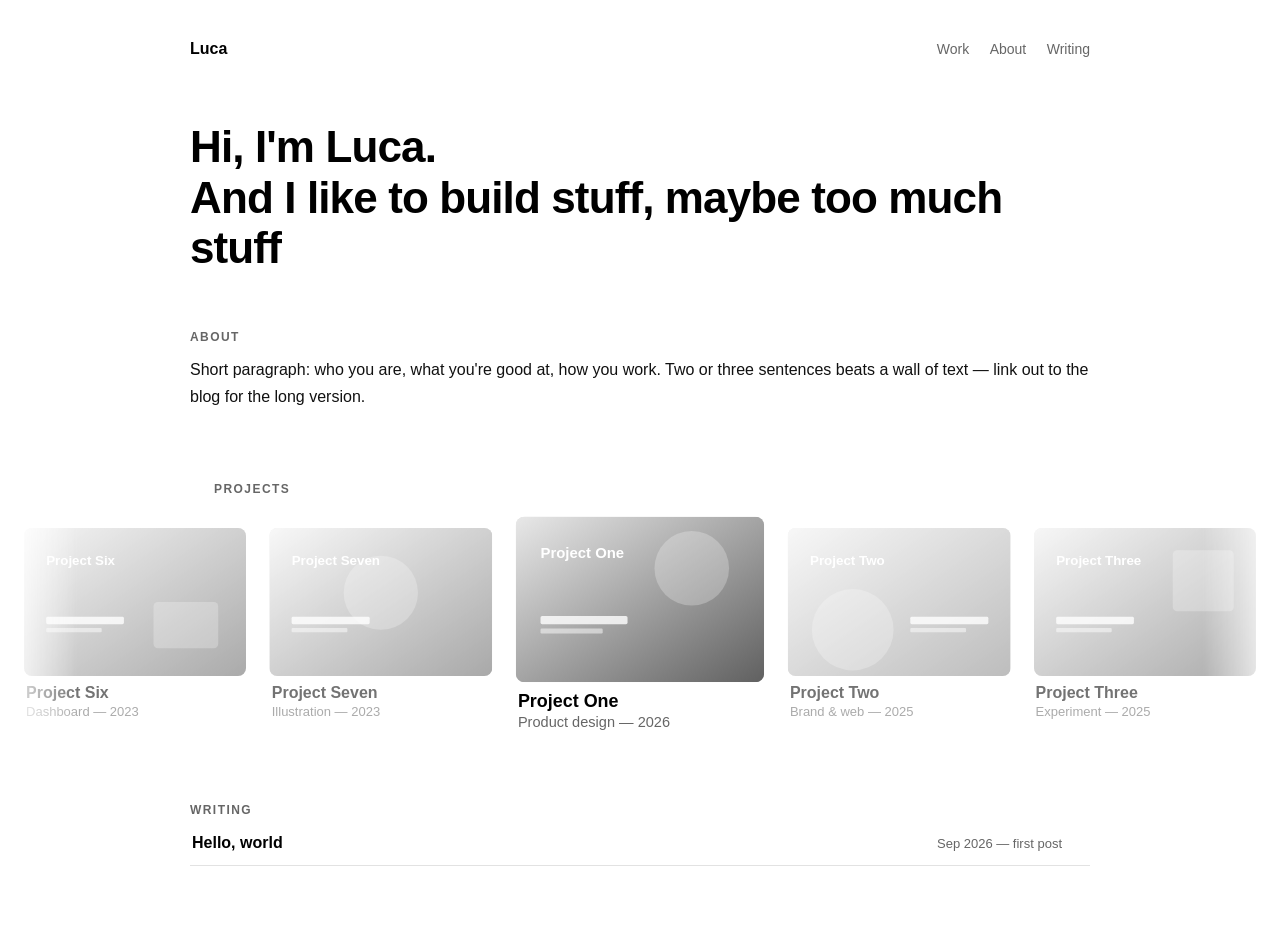
<file: index.html>
<!DOCTYPE html>
<html lang="en">
<head>
<meta charset="utf-8">
<meta name="viewport" content="width=device-width, initial-scale=1">
<title data-content="tabs.home">Luca — Designer / Developer</title>
<meta name="description" content="Portfolio and blog of Luca.">
<link rel="icon" href="data:,">
<link rel="stylesheet" href="style.css?v=12">
<script src="content.js?v=13" defer></script>
</head>
<body>
<main>
  <header class="site-head">
    <a class="brand" href="./" data-content="site.brand">Luca</a>
    <nav>
      <a href="projects.html" data-content="site.nav.work">Work</a>
      <a href="about.html" data-content="site.nav.about">About</a>
      <a href="writing.html" data-content="site.nav.writing">Writing</a>
    </nav>
  </header>

  <section class="hero">
    <h1 data-content="home.hero">Hi, I'm <em>Luca</em>.<br>A designer &amp; developer crafting calm, useful things.</h1>
  </section>

  <section id="about">
    <h2 data-content="home.about.heading">About</h2>
    <p data-content="home.about.body">Short paragraph: who you are, what you're good at, how you work. Two or three sentences beats a wall of text — link out to the blog for the long version.</p>
    <ul class="skills">
      <li data-content="home.about.skills.0">Product design</li><li data-content="home.about.skills.1">Design systems</li><li data-content="home.about.skills.2">Prototyping</li>
      <li data-content="home.about.skills.3">Front-end</li><li data-content="home.about.skills.4">Writing</li><li data-content="home.about.skills.5">Research</li>
    </ul>
  </section>
</main>

<section id="projects" class="bleed">
  <div class="bleed-inner">
    <h2 data-content="home.projects.heading">Projects</h2>
    <div class="carousel" id="carousel">
      <figure>
        <a href="posts/project-one.html"><img src="img/project-1.svg" alt="Project One" loading="lazy"></a>
        <figcaption><span class="name" data-content="projects.items.0.name">Project One</span><span class="desc" data-content="projects.items.0.meta">Product design — 2026</span></figcaption>
      </figure>
      <figure>
        <a href="posts/project-two.html"><img src="img/project-2.svg" alt="Project Two" loading="lazy"></a>
        <figcaption><span class="name" data-content="projects.items.1.name">Project Two</span><span class="desc" data-content="projects.items.1.meta">Brand &amp; web — 2025</span></figcaption>
      </figure>
      <figure>
        <a href="posts/project-three.html"><img src="img/project-3.svg" alt="Project Three" loading="lazy"></a>
        <figcaption><span class="name" data-content="projects.items.2.name">Project Three</span><span class="desc" data-content="projects.items.2.meta">Experiment — 2025</span></figcaption>
      </figure>
      <figure>
        <a href="posts/project-four.html"><img src="img/project-4.svg" alt="Project Four" loading="lazy"></a>
        <figcaption><span class="name" data-content="projects.items.3.name">Project Four</span><span class="desc" data-content="projects.items.3.meta">Open source — 2024</span></figcaption>
      </figure>
      <figure>
        <a href="posts/project-five.html"><img src="img/project-5.svg" alt="Project Five" loading="lazy"></a>
        <figcaption><span class="name" data-content="projects.items.4.name">Project Five</span><span class="desc" data-content="projects.items.4.meta">Mobile app — 2024</span></figcaption>
      </figure>
      <figure>
        <a href="posts/project-six.html"><img src="img/project-6.svg" alt="Project Six" loading="lazy"></a>
        <figcaption><span class="name" data-content="projects.items.5.name">Project Six</span><span class="desc" data-content="projects.items.5.meta">Dashboard — 2023</span></figcaption>
      </figure>
      <figure>
        <a href="posts/project-seven.html"><img src="img/project-7.svg" alt="Project Seven" loading="lazy"></a>
        <figcaption><span class="name" data-content="projects.items.6.name">Project Seven</span><span class="desc" data-content="projects.items.6.meta">Illustration — 2023</span></figcaption>
      </figure>
      <!-- ADMIN:CAROUSEL-END -->
    </div>
  </div>
</section>

<main>
  <section id="writing">
    <h2 data-content="home.writing.heading">Writing</h2>
    <a class="row" href="posts/hello-world.html"><span class="name" data-content="home.writing.row.title">Hello, world</span><span class="desc" data-content="home.writing.row.meta">Sep 2026 — first post</span><span class="go">&rarr;</span></a>
    <!-- ADMIN:WRITING-END -->
  </section>

</main>
<script>
(function(){
var c=document.getElementById('carousel'),t=null,S=0,W=0,fs=[];
function figs(){return Array.prototype.slice.call(c.querySelectorAll('figure'));}
// 31x the set: fifteen spare sets each side, ~30k px of road per side —
// further than any gesture can travel. Teleports happen at rest only.
(function(){var o=figs(),frag=document.createDocumentFragment(),r;
for(r=0;r<15;r++){o.forEach(function(f){var cl=f.cloneNode(true);cl.setAttribute('aria-hidden','true');frag.appendChild(cl);});}
c.insertBefore(frag,c.firstChild);
for(r=0;r<15;r++){o.forEach(function(f){var cl=f.cloneNode(true);cl.setAttribute('aria-hidden','true');c.appendChild(cl);});}
fs=figs();})();
var settled=null,lockBest=null,lockN=0,touching=false,downX=0,downY=0;
function measure(){var n=fs.length/31,first=fs[15*n],last=fs[16*n-1];
var gap=fs[15*n+1].offsetLeft-(fs[15*n].offsetLeft+fs[15*n].offsetWidth);
W=(last.offsetLeft+last.offsetWidth)-first.offsetLeft+gap;
S=first.offsetLeft-c.clientWidth/2+first.offsetWidth/2;}
function pick(force){var r=c.getBoundingClientRect(),mid=r.left+r.width/2,best=null,bd=1e12;
fs.forEach(function(f){var fr=f.getBoundingClientRect(),d=Math.abs(fr.left+fr.width/2-mid);if(d<bd){bd=d;best=f;}});
if(best===lockBest){lockN++;}else{lockBest=best;lockN=1;}
if(!force&&lockN<3&&c.querySelector('.active')){return;}
fs.forEach(function(f,i){f.classList.toggle('active',f===best);f.classList.toggle('near-prev',fs[i+1]===best);f.classList.toggle('near-next',fs[i-1]===best);});return best;}
function norm(){var p=c.scrollLeft,g=0;
while(p<S-W/2&&g++<32){p+=W;}
while(p>S+W/2&&g++<32){p-=W;}
if(p!==c.scrollLeft){c.scrollLeft=p;}}
function onSettle(){norm();var best=pick(true);
if(best&&!touching){var r=c.getBoundingClientRect(),mid=r.left+r.width/2,br=best.getBoundingClientRect(),off=(br.left+br.width/2)-mid;
if(Math.abs(off)>2){c.scrollTo({left:c.scrollLeft+off,behavior:'smooth'});}}}
function onScroll(){
clearTimeout(settled);settled=setTimeout(onSettle,140);
if(t)return;t=requestAnimationFrame(function(){t=null;pick();});}
measure();c.scrollLeft=S;pick(true);
c.addEventListener('scroll',onScroll,{passive:true});
c.addEventListener('pointerdown',function(e){touching=true;downX=e.clientX;downY=e.clientY;});
c.addEventListener('click',function(e){if(e.clientX===0&&e.clientY===0){return;}
if(Math.hypot(e.clientX-downX,e.clientY-downY)>8){e.preventDefault();e.stopPropagation();}},true);
addEventListener('pointerup',function(){touching=false;});
addEventListener('pointercancel',function(){touching=false;});
addEventListener('resize',function(){measure();norm();pick(true);});
})();
</script>
</body>
</html>
</file>
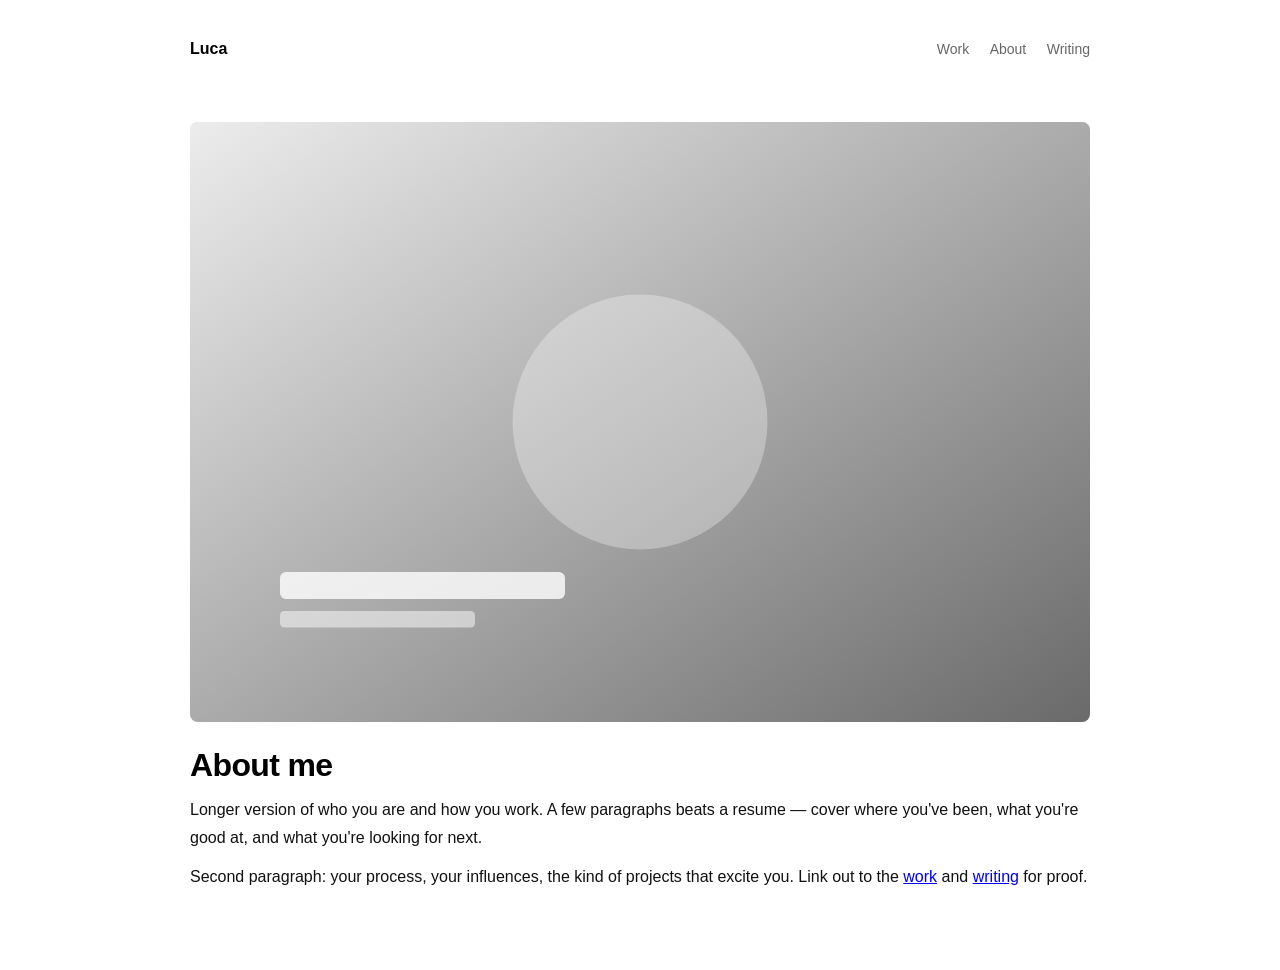
<file: about.html>
<!DOCTYPE html>
<html lang="en">
<head>
<meta charset="utf-8">
<meta name="viewport" content="width=device-width, initial-scale=1">
<title data-content="tabs.about">About — Luca</title>
<meta name="description" content="About Luca.">
<link rel="icon" href="data:,">
<link rel="stylesheet" href="style.css?v=12">
<script src="content.js?v=13" defer></script>
</head>
<body>
<main>
  <header class="site-head">
    <a class="brand" href="./" data-content="site.brand">Luca</a>
    <nav>
      <a href="projects.html" data-content="site.nav.work">Work</a>
      <a href="about.html" data-content="site.nav.about">About</a>
      <a href="writing.html" data-content="site.nav.writing">Writing</a>
    </nav>
  </header>
  <article>
    <img class="hero-img" src="img/about-hero.svg" alt="">
    <h1 data-content="about.title">About</h1>
    <p data-content="about.body1">Longer version of who you are and how you work. A few paragraphs beats a resume — cover where you've been, what you're good at, and what you're looking for next.</p>
    <p data-content="about.body2">Second paragraph: your process, your influences, the kind of projects that excite you. Link out to the <a href="projects.html">work</a> and <a href="writing.html">writing</a> for proof.</p>
  </article>
</main>
</body>
</html>
</file>
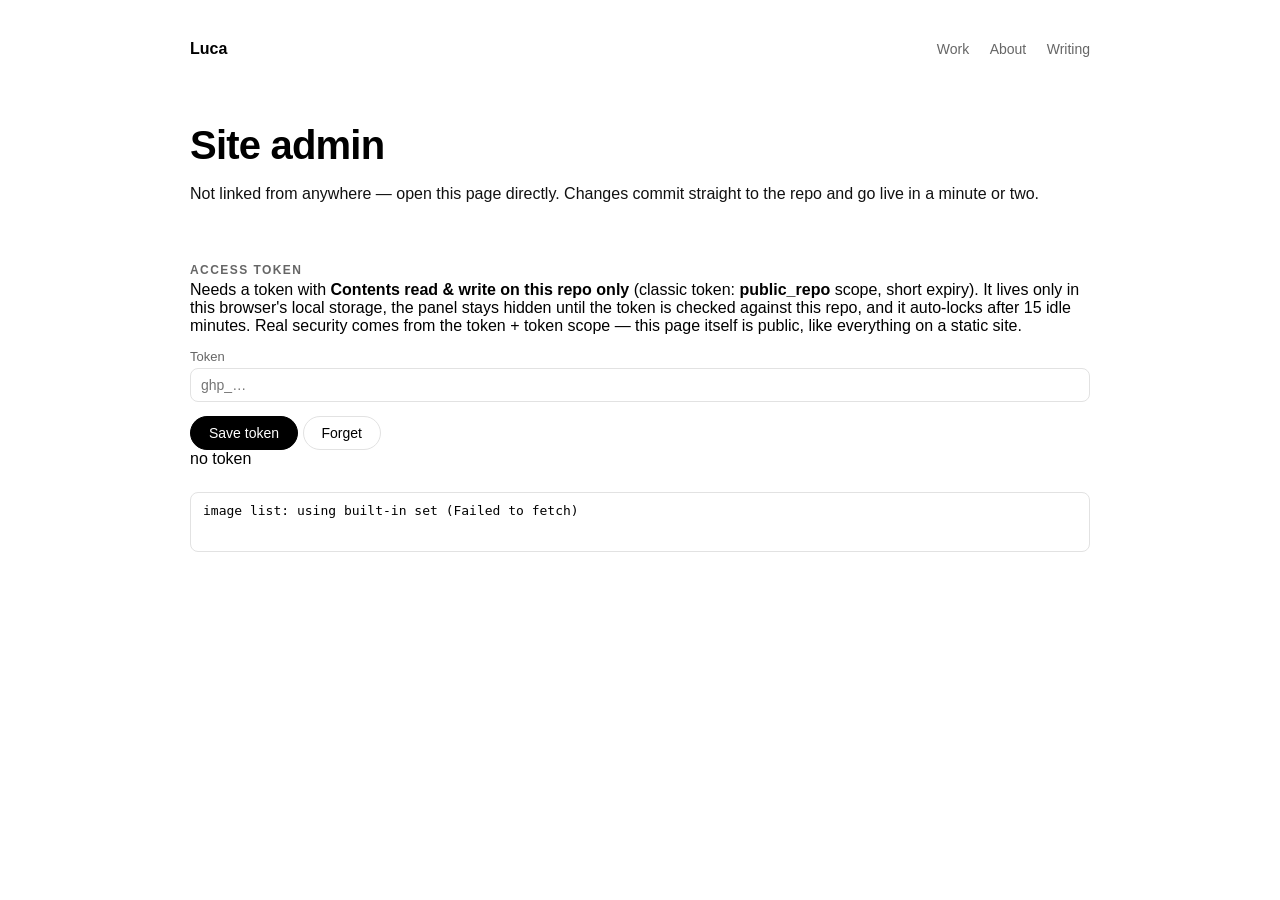
<file: admin.html>
<!DOCTYPE html>
<html lang="en">
<head>
<meta charset="utf-8">
<meta name="viewport" content="width=device-width, initial-scale=1">
<title>Site admin — Luca</title>
<meta name="description" content="Private admin page for Luca's site. Not linked from anywhere.">
<meta name="robots" content="noindex, nofollow">
<link rel="icon" href="data:,">
<link rel="stylesheet" href="style.css?v=12">
<style>
  .admin label { display: block; font-size: 13px; color: var(--muted); margin: 14px 0 4px; }
  .admin input[type=text], .admin input[type=password], .admin textarea, .admin select {
    width: 100%; font: inherit; font-size: 14px; color: var(--ink);
    background: var(--bg); border: 1px solid var(--line); border-radius: 8px;
    padding: 8px 10px; box-sizing: border-box; }
  .admin textarea { min-height: 88px; resize: vertical; }
  .admin button { font: inherit; font-size: 14px; margin-top: 14px; padding: 8px 18px;
    border-radius: 999px; border: 1px solid var(--ink); background: var(--ink);
    color: var(--bg); cursor: pointer; }
  .admin button:disabled { opacity: .4; cursor: default; }
  .admin button.ghost { background: none; color: var(--ink); border-color: var(--line); }
  #log { white-space: pre-wrap; font-size: 13px; border: 1px solid var(--line);
    border-radius: 8px; padding: 10px 12px; margin-top: 24px; min-height: 60px; }
  #status { position: fixed; left: 50%; bottom: 18px; transform: translateX(-50%);
    z-index: 20; max-width: min(92vw, 620px); padding: 10px 18px; border-radius: 999px;
    background: var(--ink); color: var(--bg); font-size: 14px; line-height: 1.4;
    box-shadow: 0 6px 24px rgba(0,0,0,.18); }
  #status.err { background: var(--bg); color: var(--ink); border: 1px solid var(--ink); }
  #fields label { font-family: monospace; font-size: 12px; }
  .row2 { display: grid; grid-template-columns: 1fr 1fr; gap: 12px; }
  @media (max-width: 560px) { .row2 { grid-template-columns: 1fr; } }
</style>
</head>
<body>
<main class="admin">
  <header class="site-head">
    <a class="brand" href="./">Luca</a>
    <nav>
      <a href="projects.html">Work</a>
      <a href="about.html">About</a>
      <a href="writing.html">Writing</a>
    </nav>
  </header>

  <section class="page-head">
    <h1>Site admin</h1>
    <p>Not linked from anywhere — open this page directly. Changes commit
    straight to the repo and go live in a minute or two.</p>
  </section>

  <section id="auth">
    <h2>Access token</h2>
    <p>Needs a token with <strong>Contents read &amp; write on this repo
    only</strong> (classic token: <strong>public_repo</strong> scope, short
    expiry). It lives only in this browser's local storage, the panel stays
    hidden until the token is checked against this repo, and it auto-locks
    after 15 idle minutes. Real security comes from the token + token scope —
    this page itself is public, like everything on a static site.</p>
    <label for="token">Token</label>
    <input type="password" id="token" autocomplete="off" placeholder="ghp_…">
    <div>
      <button id="token-save" type="button">Save token</button>
      <button id="token-clear" class="ghost" type="button">Forget</button>
    </div>
    <p id="token-status"></p>
  </section>

  <section id="text" hidden>
    <h2>Site text</h2>
    <p>Every string from <code>content.json</code>. Edit, save, done.
    Click a key to open that exact text on the site, highlighted.
    Only changed fields are written, so saving can't undo other edits.
    Leave a skill field empty to hide that chip.</p>
    <div id="fields"><p>Loading…</p></div>
    <button id="save-text" type="button">Save text</button>
  </section>

  <section id="project" hidden>
    <h2>New project</h2>
    <div class="row2">
      <div><label for="p-name">Name</label><input type="text" id="p-name" placeholder="Project Eight"></div>
      <div><label for="p-meta">Meta line</label><input type="text" id="p-meta" placeholder="Product design — 2027"></div>
    </div>
    <div class="row2">
      <div><label for="p-img">Image (existing)</label><select id="p-img"></select></div>
      <div><label for="p-upload">…or upload new</label><input type="file" id="p-upload" accept=".png,.jpg,.jpeg,.gif,.webp,.svg"></div>
    </div>
    <label for="p-body1">Paragraph 1</label><textarea id="p-body1"></textarea>
    <label for="p-body2">Paragraph 2</label><textarea id="p-body2"></textarea>
    <button id="save-project" type="button">Publish project</button>
  </section>

  <section id="post" hidden>
    <h2>New post</h2>
    <div class="row2">
      <div><label for="w-title">Title</label><input type="text" id="w-title" placeholder="Something new"></div>
      <div><label for="w-meta">Meta line</label><input type="text" id="w-meta" placeholder="Oct 2026"></div>
    </div>
    <div class="row2">
      <div><label for="w-hero">Hero image (existing)</label><select id="w-hero"></select></div>
      <div><label for="w-upload">…or upload new</label><input type="file" id="w-upload" accept=".png,.jpg,.jpeg,.gif,.webp,.svg"></div>
    </div>
    <label for="w-body">Paragraphs (blank line between each)</label><textarea id="w-body"></textarea>
    <button id="save-post" type="button">Publish post</button>
  </section>

  <pre id="log" aria-live="polite"></pre>
  <div id="status" role="status" aria-live="polite" hidden></div>
</main>
<script src="admin.js" defer></script>
</body>
</html>
</file>
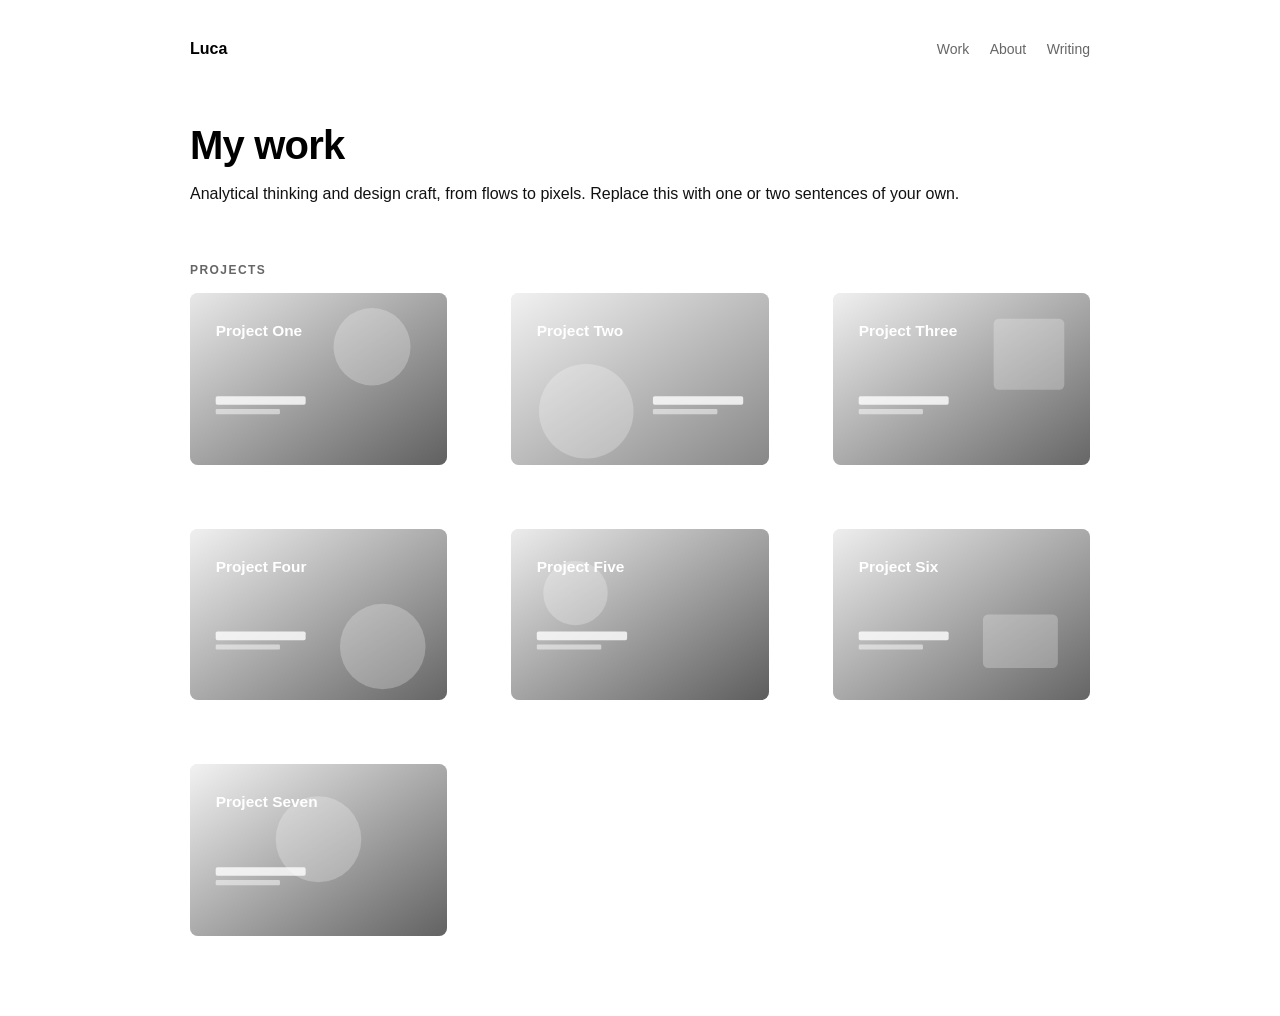
<file: projects.html>
<!DOCTYPE html>
<html lang="en">
<head>
<meta charset="utf-8">
<meta name="viewport" content="width=device-width, initial-scale=1">
<title data-content="tabs.projects">Work — Luca</title>
<meta name="description" content="Selected projects and shots by Luca.">
<link rel="icon" href="data:,">
<link rel="stylesheet" href="style.css?v=12">
<script src="content.js?v=13" defer></script>
</head>
<body>
<main>
  <header class="site-head">
    <a class="brand" href="./" data-content="site.brand">Luca</a>
    <nav>
      <a href="projects.html" data-content="site.nav.work">Work</a>
      <a href="about.html" data-content="site.nav.about">About</a>
      <a href="writing.html" data-content="site.nav.writing">Writing</a>
    </nav>
  </header>

  <section class="page-head">
    <h1 data-content="projects.title">My work</h1>
    <p data-content="projects.intro">Analytical thinking and design craft, from flows to pixels. Replace this with one or two sentences of your own.</p>
  </section>

  <section id="projects">
    <h2 data-content="projects.heading">Projects</h2>
    <div class="shots-grid">
      <figure><a href="posts/project-one.html"><img src="img/project-1.svg" alt="Project One" loading="lazy"></a><figcaption><span class="name" data-content="projects.items.0.name">Project One</span><span class="desc" data-content="projects.items.0.meta">Product design — 2026</span></figcaption></figure>
      <figure><a href="posts/project-two.html"><img src="img/project-2.svg" alt="Project Two" loading="lazy"></a><figcaption><span class="name" data-content="projects.items.1.name">Project Two</span><span class="desc" data-content="projects.items.1.meta">Brand &amp; web — 2025</span></figcaption></figure>
      <figure><a href="posts/project-three.html"><img src="img/project-3.svg" alt="Project Three" loading="lazy"></a><figcaption><span class="name" data-content="projects.items.2.name">Project Three</span><span class="desc" data-content="projects.items.2.meta">Experiment — 2025</span></figcaption></figure>
      <figure><a href="posts/project-four.html"><img src="img/project-4.svg" alt="Project Four" loading="lazy"></a><figcaption><span class="name" data-content="projects.items.3.name">Project Four</span><span class="desc" data-content="projects.items.3.meta">Open source — 2024</span></figcaption></figure>
      <figure><a href="posts/project-five.html"><img src="img/project-5.svg" alt="Project Five" loading="lazy"></a><figcaption><span class="name" data-content="projects.items.4.name">Project Five</span><span class="desc" data-content="projects.items.4.meta">Mobile app — 2024</span></figcaption></figure>
      <figure><a href="posts/project-six.html"><img src="img/project-6.svg" alt="Project Six" loading="lazy"></a><figcaption><span class="name" data-content="projects.items.5.name">Project Six</span><span class="desc" data-content="projects.items.5.meta">Dashboard — 2023</span></figcaption></figure>
      <figure><a href="posts/project-seven.html"><img src="img/project-7.svg" alt="Project Seven" loading="lazy"></a><figcaption><span class="name" data-content="projects.items.6.name">Project Seven</span><span class="desc" data-content="projects.items.6.meta">Illustration — 2023</span></figcaption></figure>
      <!-- ADMIN:GRID-END -->
    </div>
  </section>

</main>
</body>
</html>
</file>
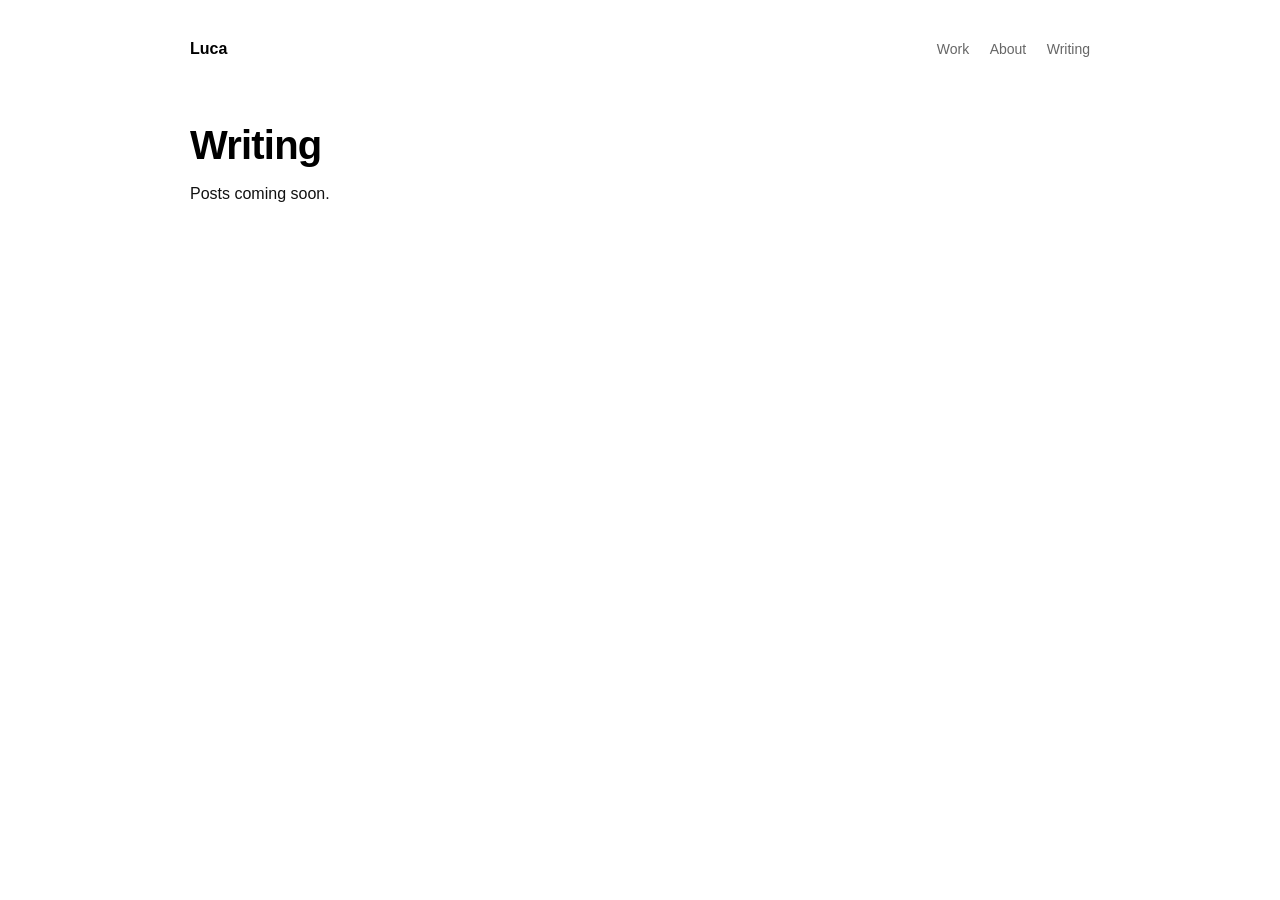
<file: writing.html>
<!DOCTYPE html>
<html lang="en">
<head>
<meta charset="utf-8">
<meta name="viewport" content="width=device-width, initial-scale=1">
<title data-content="tabs.writing">Writing — Luca</title>
<meta name="description" content="Writing by Luca.">
<link rel="icon" href="data:,">
<link rel="stylesheet" href="style.css?v=12">
<script src="content.js?v=13" defer></script>
</head>
<body>
<main>
  <header class="site-head">
    <a class="brand" href="./" data-content="site.brand">Luca</a>
    <nav>
      <a href="projects.html" data-content="site.nav.work">Work</a>
      <a href="about.html" data-content="site.nav.about">About</a>
      <a href="writing.html" data-content="site.nav.writing">Writing</a>
    </nav>
  </header>

  <section class="page-head">
    <h1 data-content="writing.title">Writing</h1>
    <p data-content="writing.note">Posts coming soon.</p>
  </section>

</main>
</body>
</html>
</file>
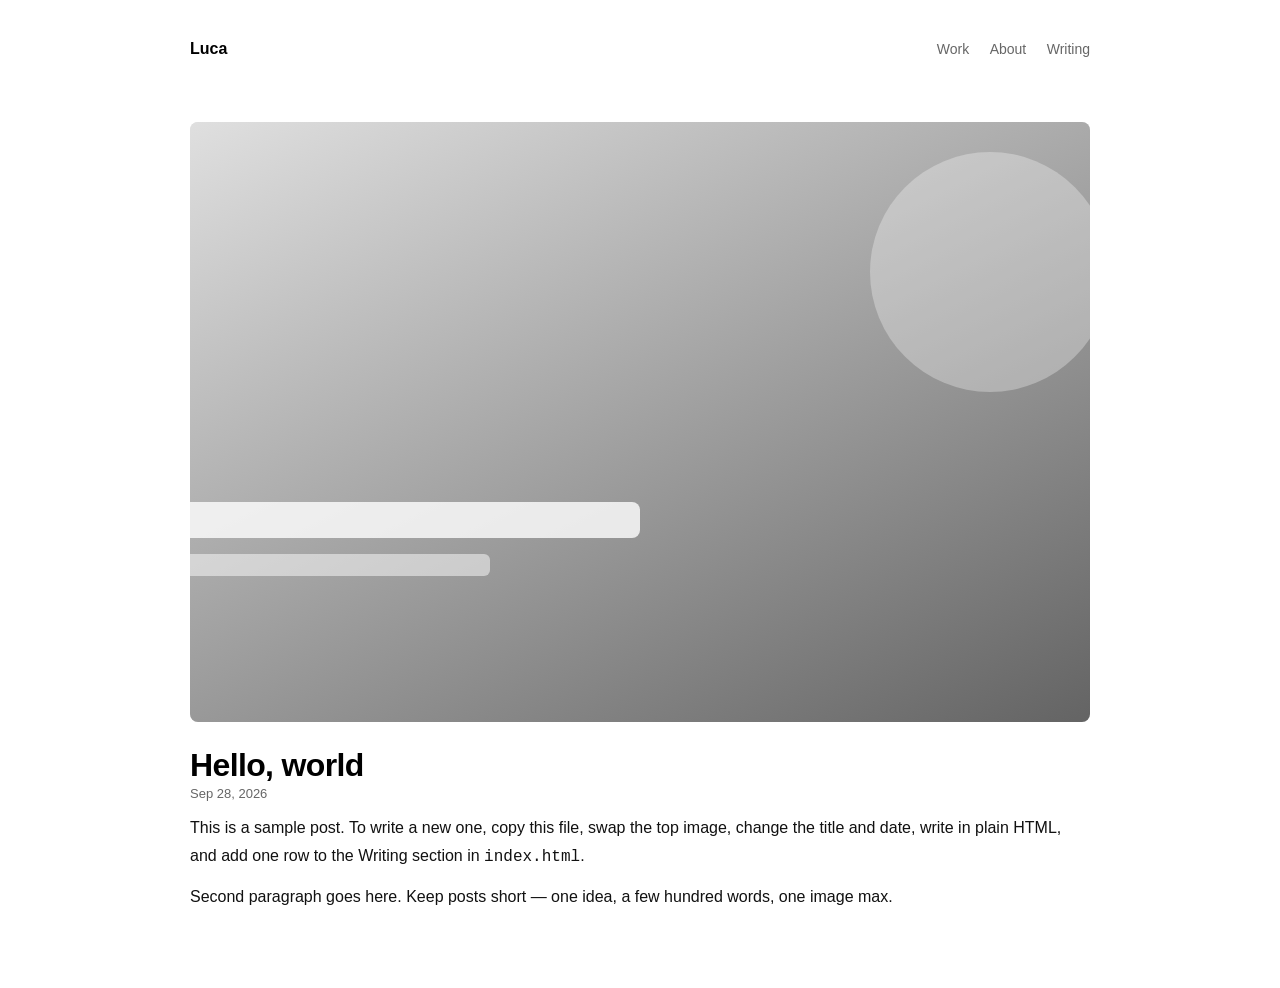
<file: posts/hello-world.html>
<!DOCTYPE html>
<html lang="en">
<head>
<meta charset="utf-8">
<meta name="viewport" content="width=device-width, initial-scale=1">
<title data-content="tabs.hello-world">Hello, world — Luca</title>
<meta name="description" content="First post.">
<link rel="icon" href="data:,">
<link rel="stylesheet" href="../style.css?v=12">
<script src="../content.js?v=13" defer></script>
</head>
<body>
<main>
  <header class="site-head">
    <a class="brand" href="../" data-content="site.brand">Luca</a>
    <nav>
      <a href="../projects.html" data-content="site.nav.work">Work</a>
      <a href="../about.html" data-content="site.nav.about">About</a>
      <a href="../writing.html" data-content="site.nav.writing">Writing</a>
    </nav>
  </header>
  <article>
    <img class="hero-img" src="../img/post-hero.svg" alt="">
    <h1 data-content="posts.hello-world.title">Hello, world</h1>
    <time data-content="posts.hello-world.meta">Sep 28, 2026</time>
    <p data-content="posts.hello-world.body1">This is a sample post. To write a new one, copy this file, swap the top image, change the title and date, write in plain HTML, and add one row to the Writing section in <code>index.html</code>.</p>
    <p data-content="posts.hello-world.body2">Second paragraph goes here. Keep posts short — one idea, a few hundred words, one image max.</p>
  </article>
</main>
</body>
</html>
</file>
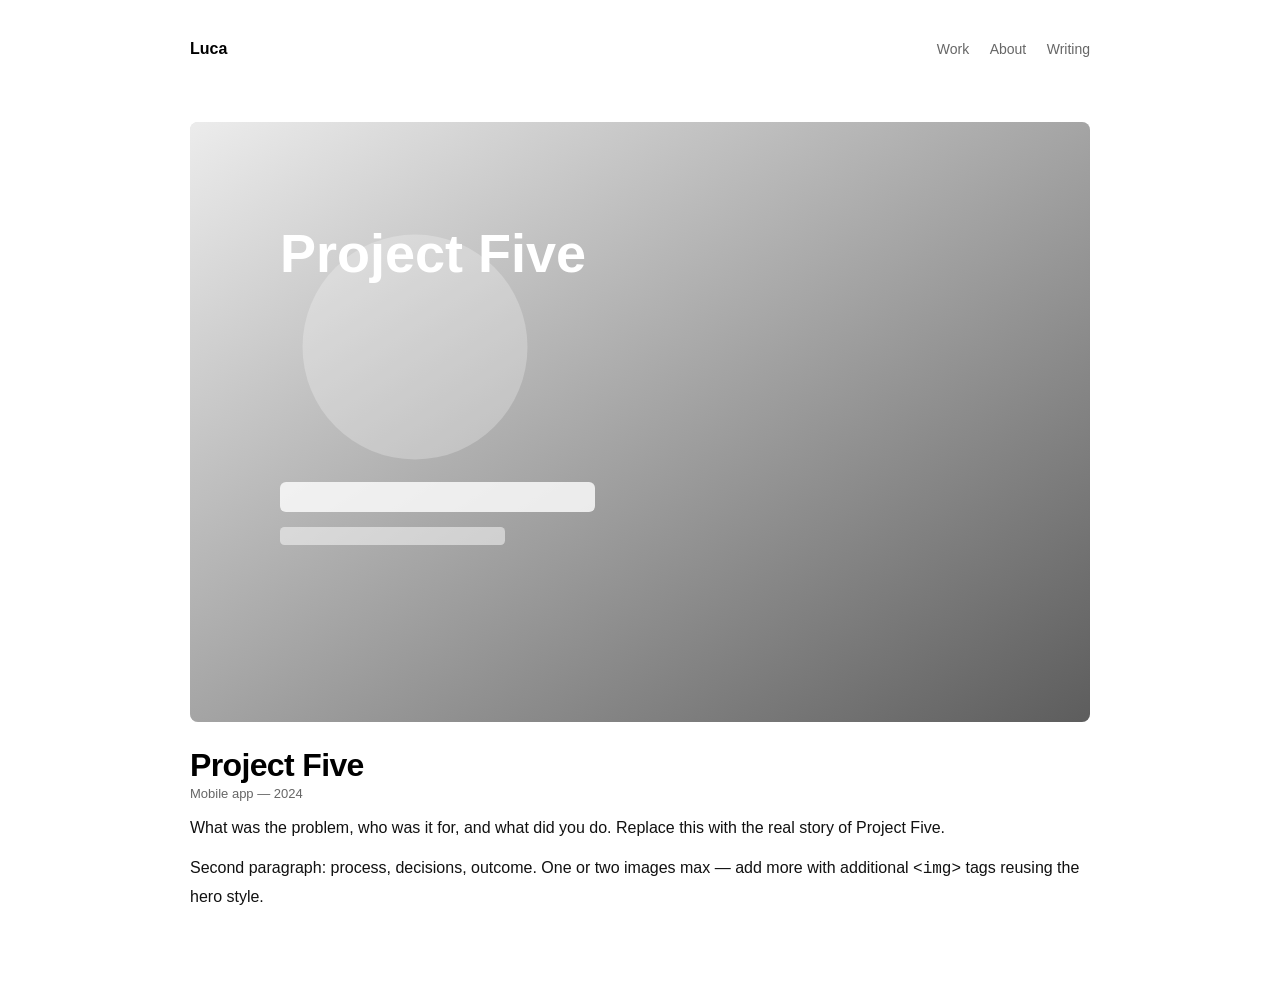
<file: posts/project-five.html>
<!DOCTYPE html>
<html lang="en">
<head>
<meta charset="utf-8">
<meta name="viewport" content="width=device-width, initial-scale=1">
<title data-content="tabs.project-five">Project Five — Luca</title>
<meta name="description" content="Project Five by Luca.">
<link rel="icon" href="data:,">
<link rel="stylesheet" href="../style.css?v=12">
<script src="../content.js?v=13" defer></script>
</head>
<body>
<main>
  <header class="site-head">
    <a class="brand" href="../" data-content="site.brand">Luca</a>
    <nav>
      <a href="../projects.html" data-content="site.nav.work">Work</a>
      <a href="../about.html" data-content="site.nav.about">About</a>
      <a href="../writing.html" data-content="site.nav.writing">Writing</a>
    </nav>
  </header>
  <article>
    <img class="hero-img" src="../img/project-5.svg" alt="">
    <h1 data-content="posts.project-five.title">Project Five</h1>
    <time data-content="posts.project-five.meta">Mobile app — 2024</time>
    <p data-content="posts.project-five.body1">What was the problem, who was it for, and what did you do. Replace this with the real story of Project Five.</p>
    <p data-content="posts.project-five.body2">Second paragraph: process, decisions, outcome. One or two images max — add more with additional <code>&lt;img&gt;</code> tags reusing the hero style.</p>
  </article>
</main>
</body>
</html>
</file>
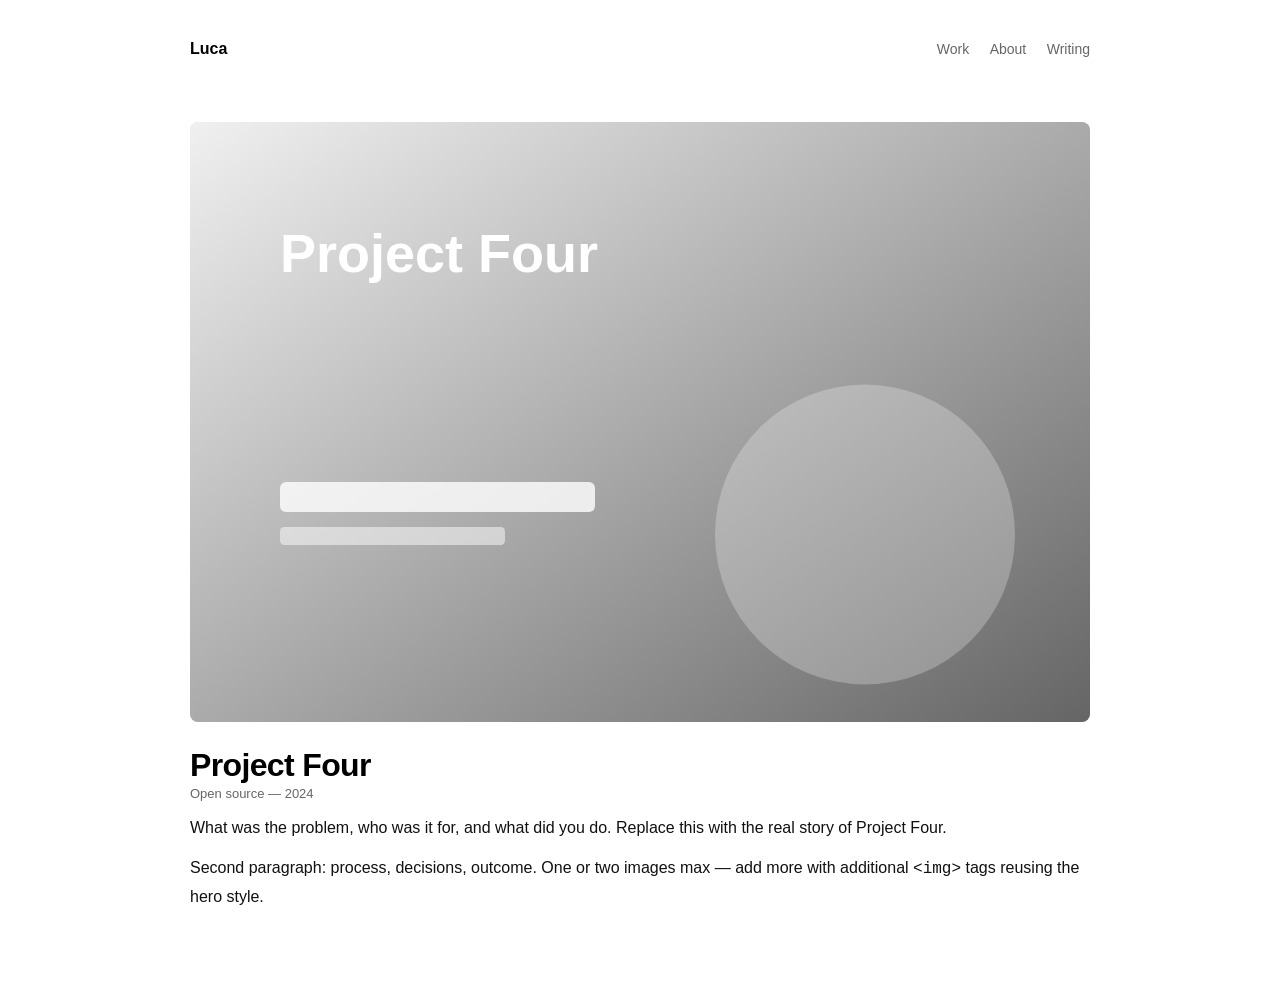
<file: posts/project-four.html>
<!DOCTYPE html>
<html lang="en">
<head>
<meta charset="utf-8">
<meta name="viewport" content="width=device-width, initial-scale=1">
<title data-content="tabs.project-four">Project Four — Luca</title>
<meta name="description" content="Project Four by Luca.">
<link rel="icon" href="data:,">
<link rel="stylesheet" href="../style.css?v=12">
<script src="../content.js?v=13" defer></script>
</head>
<body>
<main>
  <header class="site-head">
    <a class="brand" href="../" data-content="site.brand">Luca</a>
    <nav>
      <a href="../projects.html" data-content="site.nav.work">Work</a>
      <a href="../about.html" data-content="site.nav.about">About</a>
      <a href="../writing.html" data-content="site.nav.writing">Writing</a>
    </nav>
  </header>
  <article>
    <img class="hero-img" src="../img/project-4.svg" alt="">
    <h1 data-content="posts.project-four.title">Project Four</h1>
    <time data-content="posts.project-four.meta">Open source — 2024</time>
    <p data-content="posts.project-four.body1">What was the problem, who was it for, and what did you do. Replace this with the real story of Project Four.</p>
    <p data-content="posts.project-four.body2">Second paragraph: process, decisions, outcome. One or two images max — add more with additional <code>&lt;img&gt;</code> tags reusing the hero style.</p>
  </article>
</main>
</body>
</html>
</file>
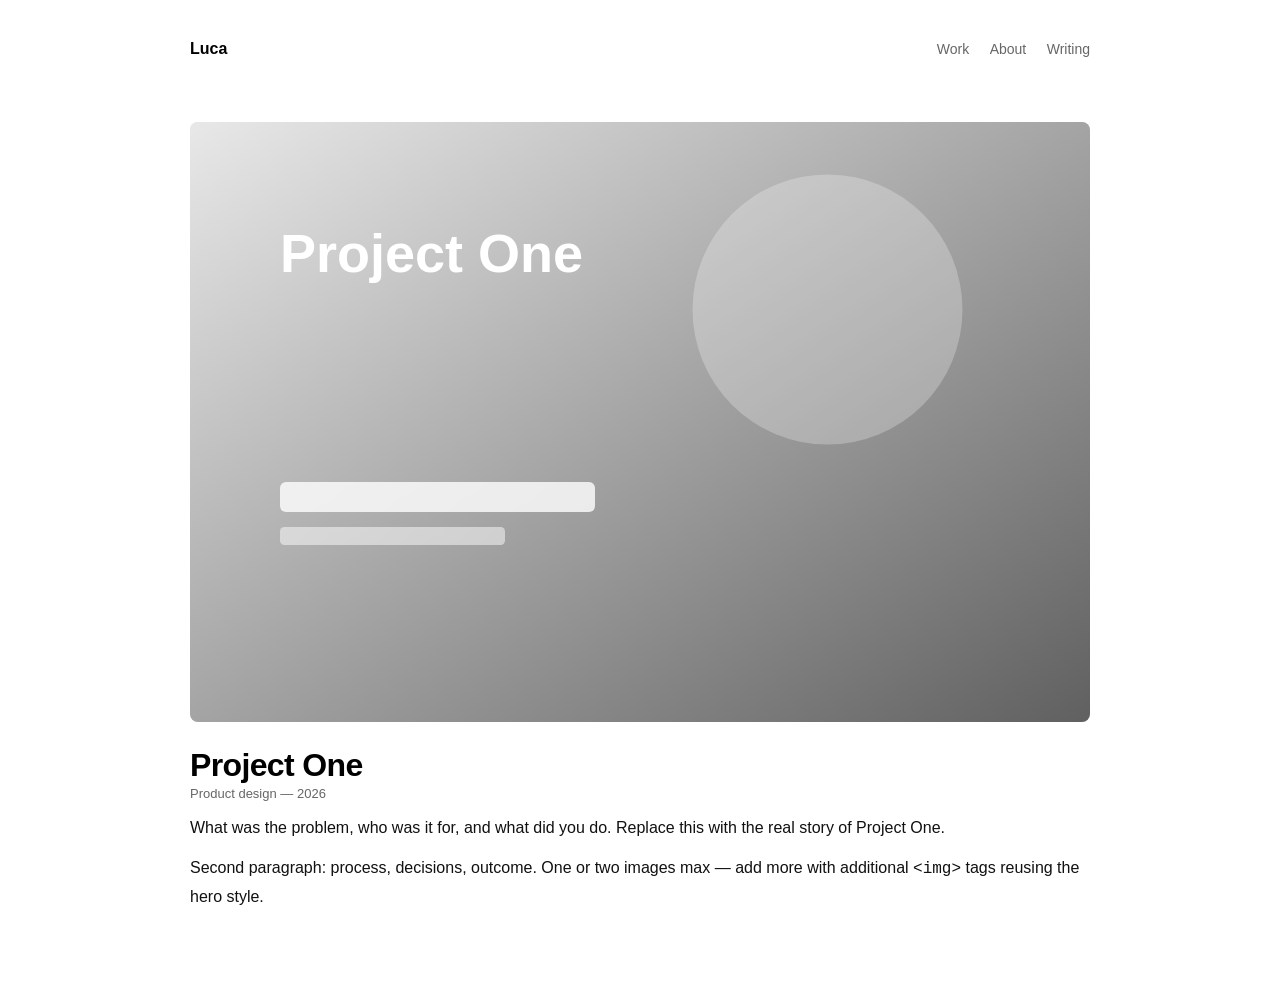
<file: posts/project-one.html>
<!DOCTYPE html>
<html lang="en">
<head>
<meta charset="utf-8">
<meta name="viewport" content="width=device-width, initial-scale=1">
<title data-content="tabs.project-one">Project One — Luca</title>
<meta name="description" content="Project One by Luca.">
<link rel="icon" href="data:,">
<link rel="stylesheet" href="../style.css?v=12">
<script src="../content.js?v=13" defer></script>
</head>
<body>
<main>
  <header class="site-head">
    <a class="brand" href="../" data-content="site.brand">Luca</a>
    <nav>
      <a href="../projects.html" data-content="site.nav.work">Work</a>
      <a href="../about.html" data-content="site.nav.about">About</a>
      <a href="../writing.html" data-content="site.nav.writing">Writing</a>
    </nav>
  </header>
  <article>
    <img class="hero-img" src="../img/project-1.svg" alt="">
    <h1 data-content="posts.project-one.title">Project One</h1>
    <time data-content="posts.project-one.meta">Product design — 2026</time>
    <p data-content="posts.project-one.body1">What was the problem, who was it for, and what did you do. Replace this with the real story of Project One.</p>
    <p data-content="posts.project-one.body2">Second paragraph: process, decisions, outcome. One or two images max — add more with additional <code>&lt;img&gt;</code> tags reusing the hero style.</p>
  </article>
</main>
</body>
</html>
</file>
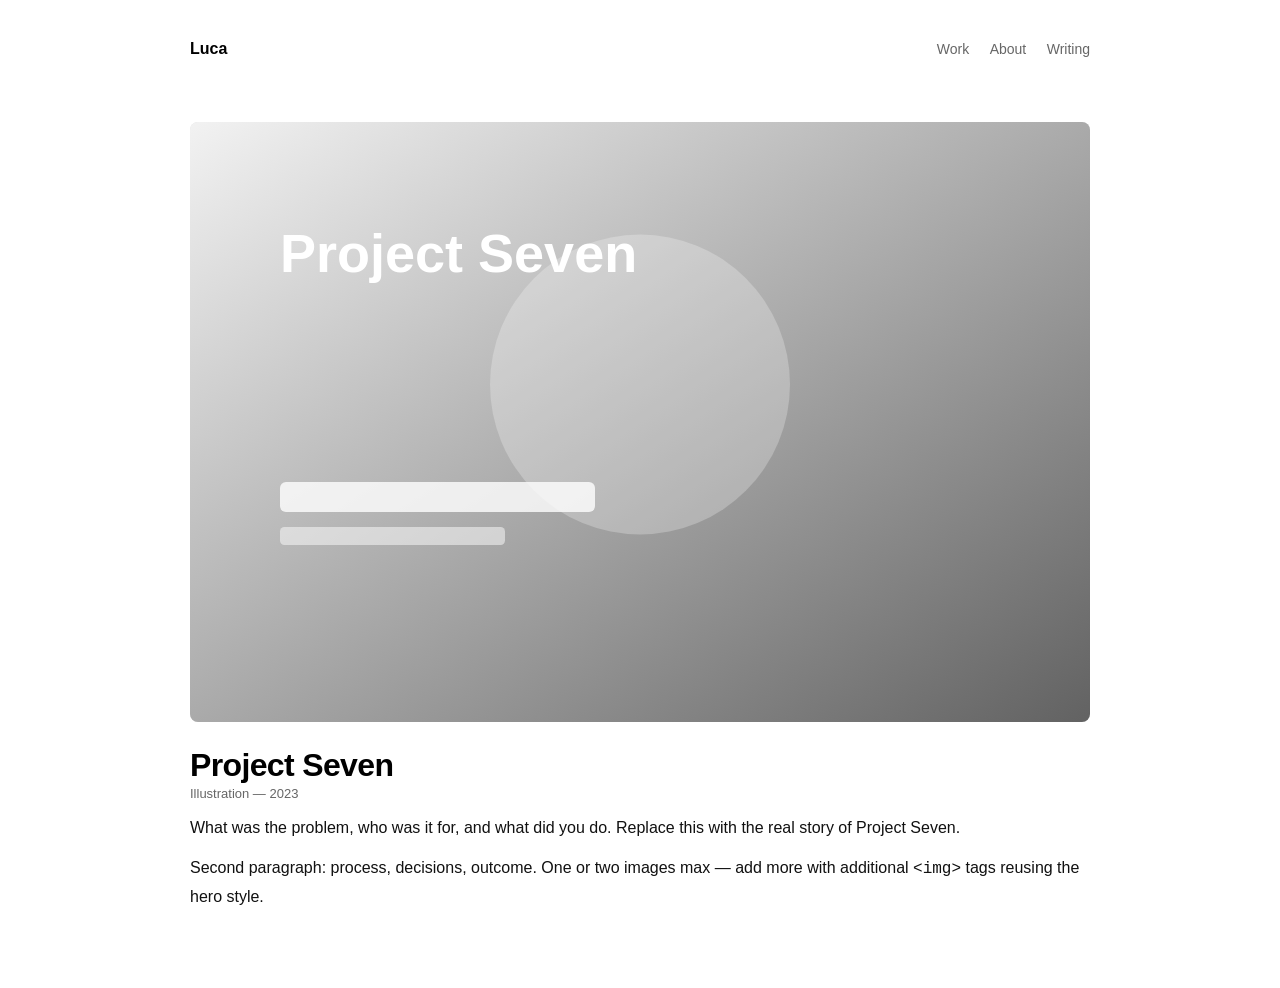
<file: posts/project-seven.html>
<!DOCTYPE html>
<html lang="en">
<head>
<meta charset="utf-8">
<meta name="viewport" content="width=device-width, initial-scale=1">
<title data-content="tabs.project-seven">Project Seven — Luca</title>
<meta name="description" content="Project Seven by Luca.">
<link rel="icon" href="data:,">
<link rel="stylesheet" href="../style.css?v=12">
<script src="../content.js?v=13" defer></script>
</head>
<body>
<main>
  <header class="site-head">
    <a class="brand" href="../" data-content="site.brand">Luca</a>
    <nav>
      <a href="../projects.html" data-content="site.nav.work">Work</a>
      <a href="../about.html" data-content="site.nav.about">About</a>
      <a href="../writing.html" data-content="site.nav.writing">Writing</a>
    </nav>
  </header>
  <article>
    <img class="hero-img" src="../img/project-7.svg" alt="">
    <h1 data-content="posts.project-seven.title">Project Seven</h1>
    <time data-content="posts.project-seven.meta">Illustration — 2023</time>
    <p data-content="posts.project-seven.body1">What was the problem, who was it for, and what did you do. Replace this with the real story of Project Seven.</p>
    <p data-content="posts.project-seven.body2">Second paragraph: process, decisions, outcome. One or two images max — add more with additional <code>&lt;img&gt;</code> tags reusing the hero style.</p>
  </article>
</main>
</body>
</html>
</file>
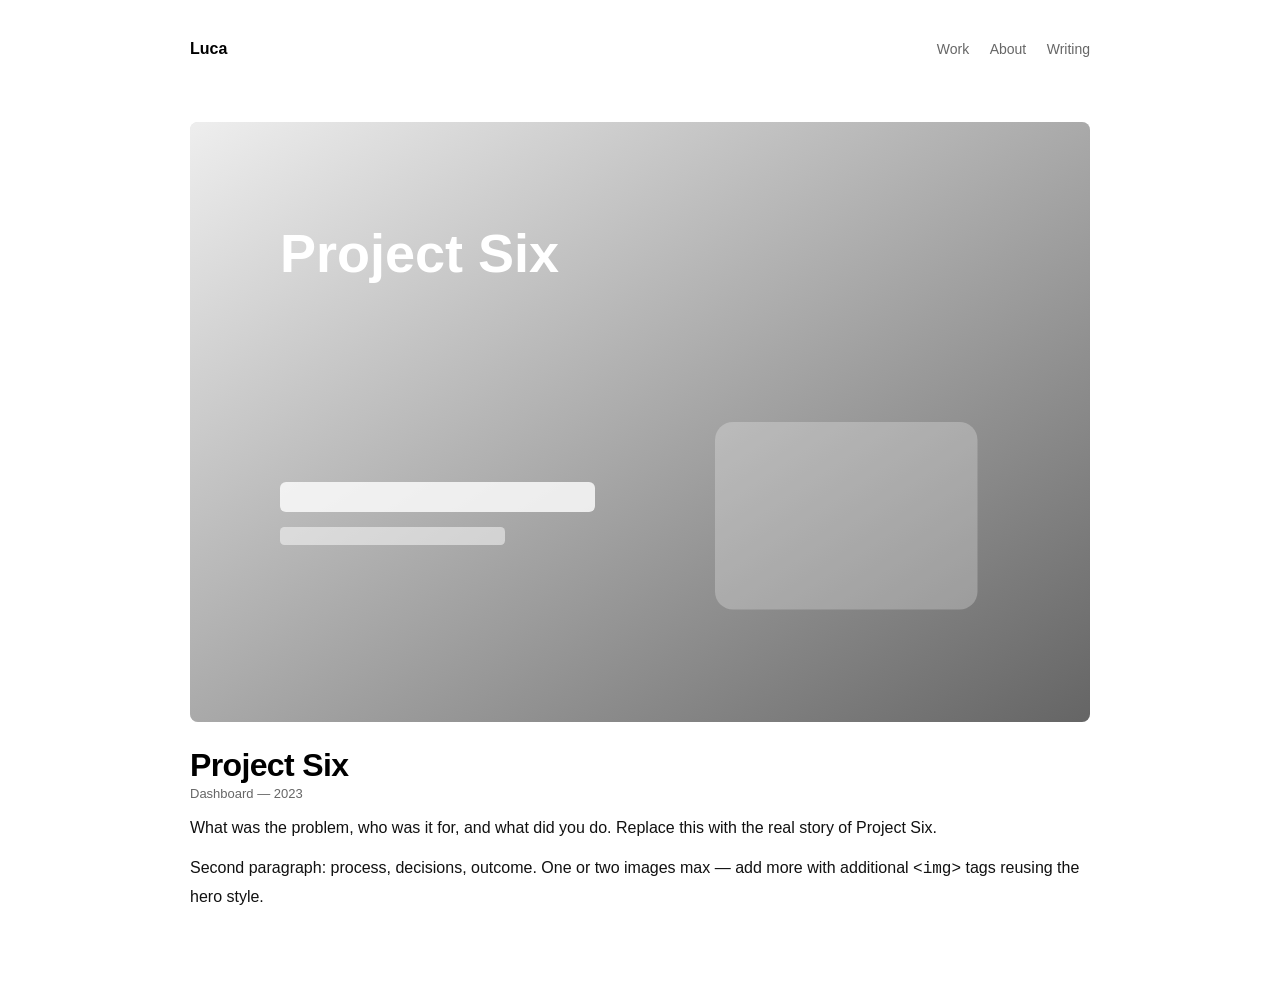
<file: posts/project-six.html>
<!DOCTYPE html>
<html lang="en">
<head>
<meta charset="utf-8">
<meta name="viewport" content="width=device-width, initial-scale=1">
<title data-content="tabs.project-six">Project Six — Luca</title>
<meta name="description" content="Project Six by Luca.">
<link rel="icon" href="data:,">
<link rel="stylesheet" href="../style.css?v=12">
<script src="../content.js?v=13" defer></script>
</head>
<body>
<main>
  <header class="site-head">
    <a class="brand" href="../" data-content="site.brand">Luca</a>
    <nav>
      <a href="../projects.html" data-content="site.nav.work">Work</a>
      <a href="../about.html" data-content="site.nav.about">About</a>
      <a href="../writing.html" data-content="site.nav.writing">Writing</a>
    </nav>
  </header>
  <article>
    <img class="hero-img" src="../img/project-6.svg" alt="">
    <h1 data-content="posts.project-six.title">Project Six</h1>
    <time data-content="posts.project-six.meta">Dashboard — 2023</time>
    <p data-content="posts.project-six.body1">What was the problem, who was it for, and what did you do. Replace this with the real story of Project Six.</p>
    <p data-content="posts.project-six.body2">Second paragraph: process, decisions, outcome. One or two images max — add more with additional <code>&lt;img&gt;</code> tags reusing the hero style.</p>
  </article>
</main>
</body>
</html>
</file>
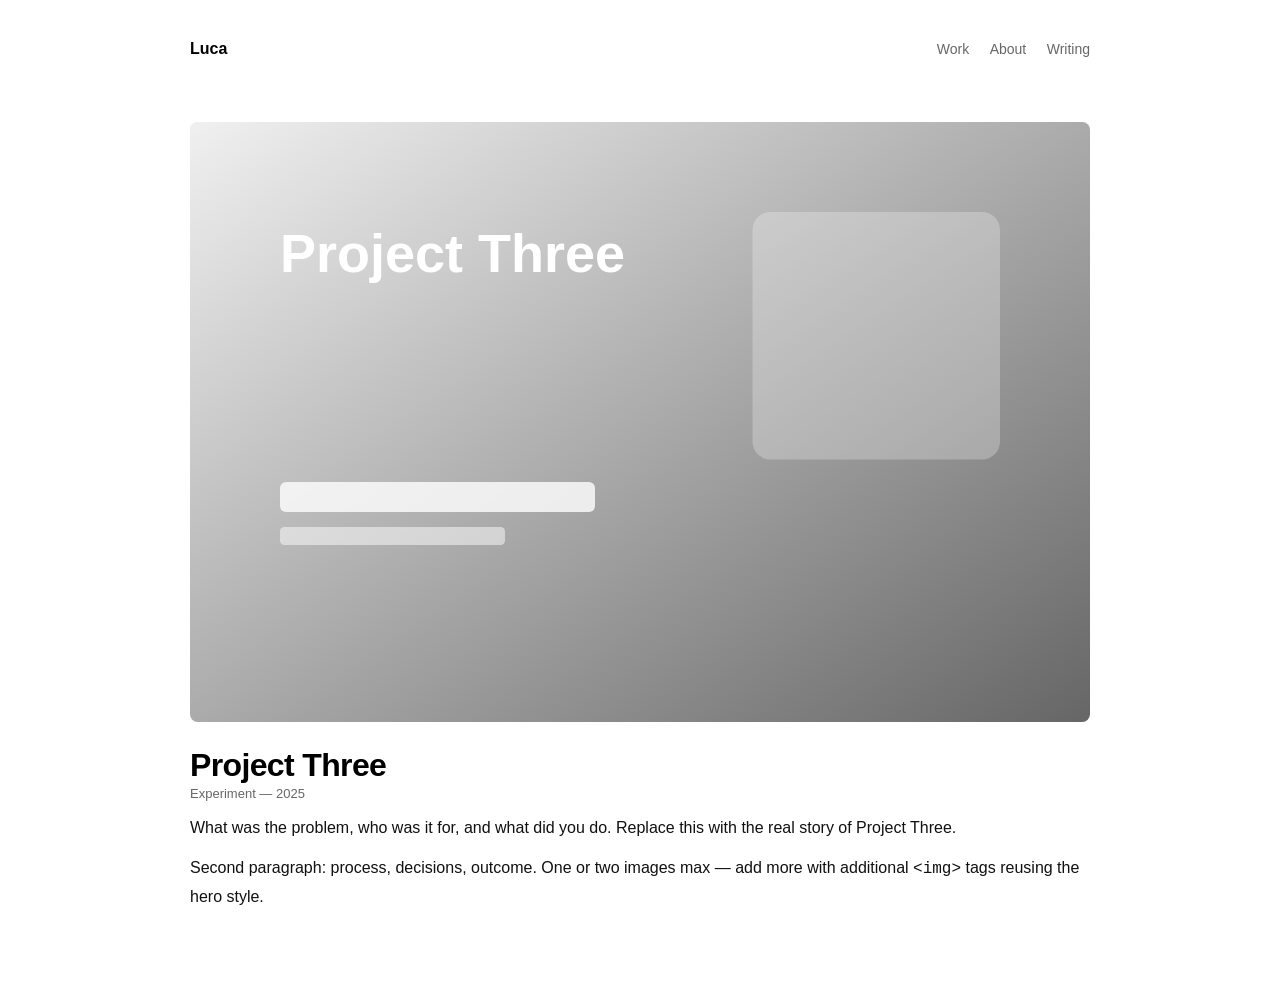
<file: posts/project-three.html>
<!DOCTYPE html>
<html lang="en">
<head>
<meta charset="utf-8">
<meta name="viewport" content="width=device-width, initial-scale=1">
<title data-content="tabs.project-three">Project Three — Luca</title>
<meta name="description" content="Project Three by Luca.">
<link rel="icon" href="data:,">
<link rel="stylesheet" href="../style.css?v=12">
<script src="../content.js?v=13" defer></script>
</head>
<body>
<main>
  <header class="site-head">
    <a class="brand" href="../" data-content="site.brand">Luca</a>
    <nav>
      <a href="../projects.html" data-content="site.nav.work">Work</a>
      <a href="../about.html" data-content="site.nav.about">About</a>
      <a href="../writing.html" data-content="site.nav.writing">Writing</a>
    </nav>
  </header>
  <article>
    <img class="hero-img" src="../img/project-3.svg" alt="">
    <h1 data-content="posts.project-three.title">Project Three</h1>
    <time data-content="posts.project-three.meta">Experiment — 2025</time>
    <p data-content="posts.project-three.body1">What was the problem, who was it for, and what did you do. Replace this with the real story of Project Three.</p>
    <p data-content="posts.project-three.body2">Second paragraph: process, decisions, outcome. One or two images max — add more with additional <code>&lt;img&gt;</code> tags reusing the hero style.</p>
  </article>
</main>
</body>
</html>
</file>
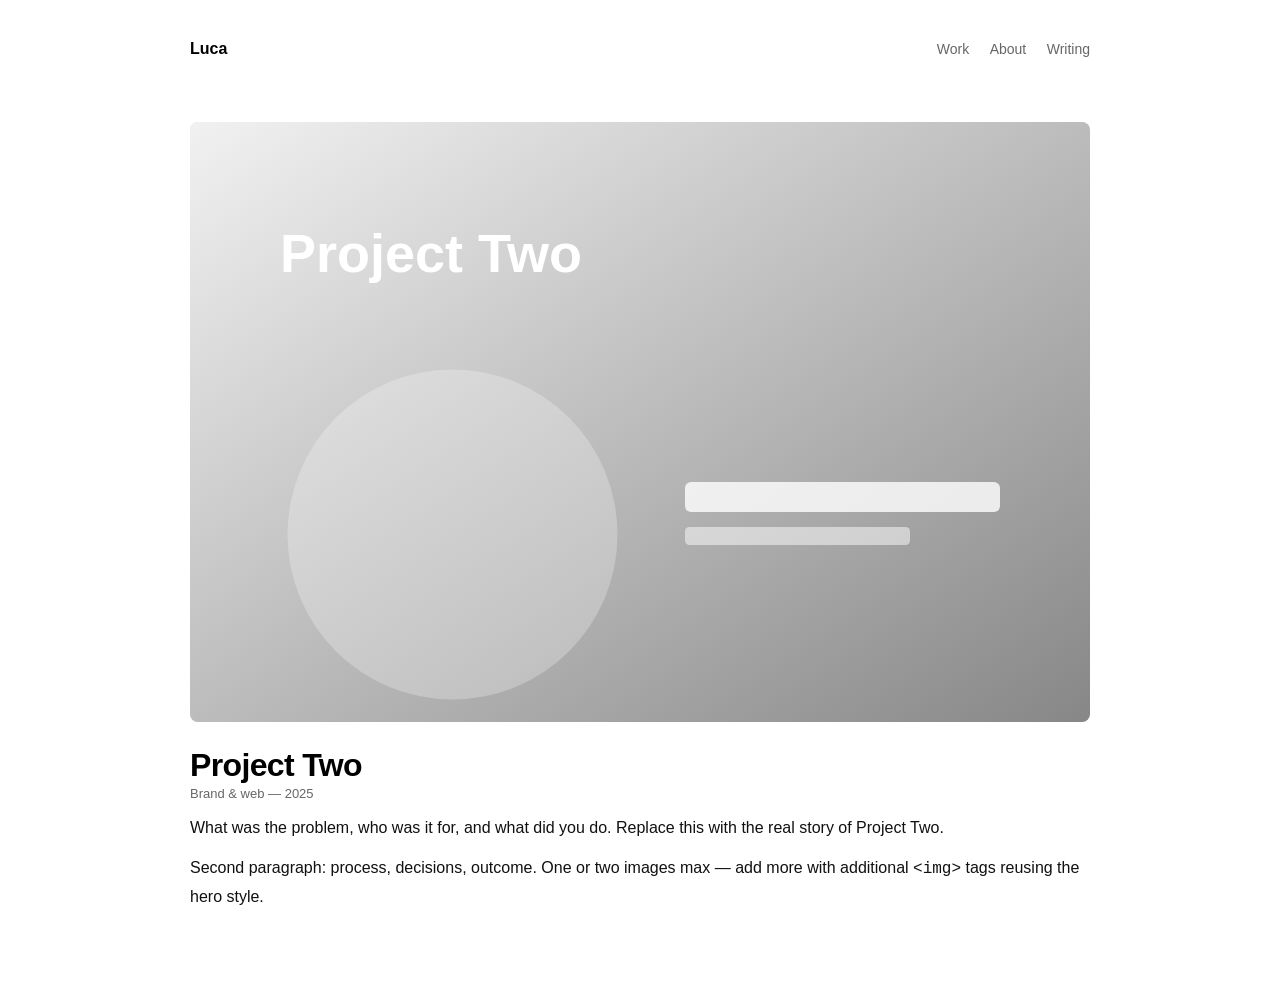
<file: posts/project-two.html>
<!DOCTYPE html>
<html lang="en">
<head>
<meta charset="utf-8">
<meta name="viewport" content="width=device-width, initial-scale=1">
<title data-content="tabs.project-two">Project Two — Luca</title>
<meta name="description" content="Project Two by Luca.">
<link rel="icon" href="data:,">
<link rel="stylesheet" href="../style.css?v=12">
<script src="../content.js?v=13" defer></script>
</head>
<body>
<main>
  <header class="site-head">
    <a class="brand" href="../" data-content="site.brand">Luca</a>
    <nav>
      <a href="../projects.html" data-content="site.nav.work">Work</a>
      <a href="../about.html" data-content="site.nav.about">About</a>
      <a href="../writing.html" data-content="site.nav.writing">Writing</a>
    </nav>
  </header>
  <article>
    <img class="hero-img" src="../img/project-2.svg" alt="">
    <h1 data-content="posts.project-two.title">Project Two</h1>
    <time data-content="posts.project-two.meta">Brand &amp; web — 2025</time>
    <p data-content="posts.project-two.body1">What was the problem, who was it for, and what did you do. Replace this with the real story of Project Two.</p>
    <p data-content="posts.project-two.body2">Second paragraph: process, decisions, outcome. One or two images max — add more with additional <code>&lt;img&gt;</code> tags reusing the hero style.</p>
  </article>
</main>
</body>
</html>
</file>
<file: style.css>
:root { color-scheme: light; --ink:#000; --muted:#666; --line:#e2e2e2; --accent:#000; --bg:#fff; --body:#111; }
* { box-sizing: border-box; margin: 0; }
img { border-radius: 8px; }
body { font-family: -apple-system, BlinkMacSystemFont, "Inter", "Segoe UI", sans-serif; color: var(--ink); background: var(--bg); padding: 40px 24px 80px; -webkit-font-smoothing: antialiased; }
main { max-width: 900px; margin: 0 auto; }
.site-head { display: flex; justify-content: space-between; align-items: baseline; margin-bottom: 64px; }
.brand { font-weight: 650; color: var(--ink); text-decoration: none; }
nav a { margin-left: 16px; font-size: 14px; color: var(--muted); text-decoration: none; }
nav a:hover { color: var(--ink); }
.hero h1 { font-size: clamp(28px, 5vw, 44px); font-weight: 600; letter-spacing: -.02em; line-height: 1.15; }
.hero h1 em { font-style: normal; color: var(--accent); }
section { margin-top: 56px; }
h2 { font-size: 12px; font-weight: 600; letter-spacing: .12em; text-transform: uppercase; color: var(--muted); margin-bottom: 4px; }
a.row { display: flex; align-items: baseline; gap: 12px; padding: 13px 2px; text-decoration: none; color: var(--ink); border-bottom: 1px solid var(--line); }
a.row:hover .name { color: var(--accent); }
a.row:hover .go { opacity: 1; }
.name { font-size: 16px; font-weight: 550; }
.desc { font-size: 13px; color: var(--muted); margin-left: auto; text-align: right; white-space: nowrap; }
.go { color: var(--muted); opacity: 0; transition: opacity .12s; font-size: 14px; }
#about p, footer p, article p { font-size: 16px; line-height: 1.7; color: var(--body); margin-top: 12px; }
.skills { list-style: none; display: flex; flex-wrap: wrap; gap: 8px; margin-top: 16px; padding: 0; }
.skills li { font-size: 13px; color: var(--muted); border: 1px solid var(--line); border-radius: 999px; padding: 4px 12px; }
/* edge-to-edge projects carousel: ~5 across, fades at screen edges, swipe only */
.bleed { width: 100vw; margin-left: calc(50% - 50vw); margin-top: 56px; }
.bleed-inner { max-width: none; }
.bleed-inner > h2 { max-width: 900px; margin: 0 auto 4px; padding: 0 24px; }
.carousel { --card: calc((100vw - 168px) / 5); --gap: 30px; position: relative; display: flex; gap: var(--gap); overflow-x: auto; scrollbar-width: none; scroll-snap-type: x proximity; padding: 28px calc(50vw - var(--card) / 2) 28px; -webkit-overflow-scrolling: touch; mask-image: linear-gradient(to right, transparent, #000 6%, #000 94%, transparent); -webkit-mask-image: linear-gradient(to right, transparent, #000 6%, #000 94%, transparent); }
.carousel::-webkit-scrollbar { display: none; }
.carousel figure { flex: 0 0 var(--card); scroll-snap-align: center; margin: 0; opacity: .55; transition: transform .35s ease, opacity .35s ease; }
.carousel figure.active { transform: scale(1.12); opacity: 1; z-index: 1; }
/* nudge neighbours out by half the feature card's overlap: the growth steals
   6% from the inner gap, the nudge returns 3% there and borrows 3% from the
   outer gap — every gap in view ends up equal instead of alternating */
.carousel figure.near-prev { transform: translateX(calc(var(--card) * -0.03)); }
.carousel figure.near-next { transform: translateX(calc(var(--card) * 0.03)); }
@media (max-width: 900px) {
  .carousel { --card: calc((100vw - 78px) / 2); }
}
.carousel img { width: 100%; aspect-ratio: 3 / 2; object-fit: cover; display: block; background: var(--line); }
.carousel figcaption { padding: 8px 2px 0; }
.carousel figcaption .desc { display: block; margin: 2px 0 0; text-align: left; }
/* work page: featured projects + shots grid */
.page-head h1 { font-size: clamp(28px, 5vw, 40px); font-weight: 600; letter-spacing: -.02em; line-height: 1.15; }
.page-head p { font-size: 16px; line-height: 1.7; color: var(--body); margin-top: 12px; }
.shots-grid { display: grid; grid-template-columns: repeat(3, 1fr); gap: 64px; margin-top: 16px; }
.shots-grid figure { position: relative; margin: 0; }
.shots-grid img { width: 100%; aspect-ratio: 3 / 2; object-fit: cover; display: block; background: var(--line); }
.shots-grid figcaption { position: absolute; inset: auto 0 0 0; padding: 36px 12px 10px; border-radius: 0 0 8px 8px; background: linear-gradient(transparent, rgba(0,0,0,.72)); opacity: 0; transition: opacity .2s; }
.shots-grid figure:hover figcaption { opacity: 1; }
.shots-grid figcaption .name { display: block; font-size: 15px; font-weight: 600; color: #fff; }
.shots-grid figcaption .desc { display: block; margin: 1px 0 0; text-align: left; font-size: 12px; color: rgba(255,255,255,.8); }
@media (hover: none) { .shots-grid figcaption { opacity: 1; } }
@media (max-width: 560px) { .shots-grid { grid-template-columns: repeat(2, 1fr); } }
/* post hero image: content column width */
article .hero-img { width: 100%; aspect-ratio: 3 / 2; object-fit: cover; margin-bottom: 24px; display: block; background: var(--line); }
footer { margin-top: 56px; font-size: 14px; }
footer .fine { margin-top: 24px; font-size: 12px; color: var(--muted); }
article h1 { font-size: 32px; letter-spacing: -.02em; line-height: 1.2; }
article time { font-size: 13px; color: var(--muted); }
article { margin-top: 32px; }
.back { font-size: 14px; color: var(--muted); text-decoration: none; }
</file>
